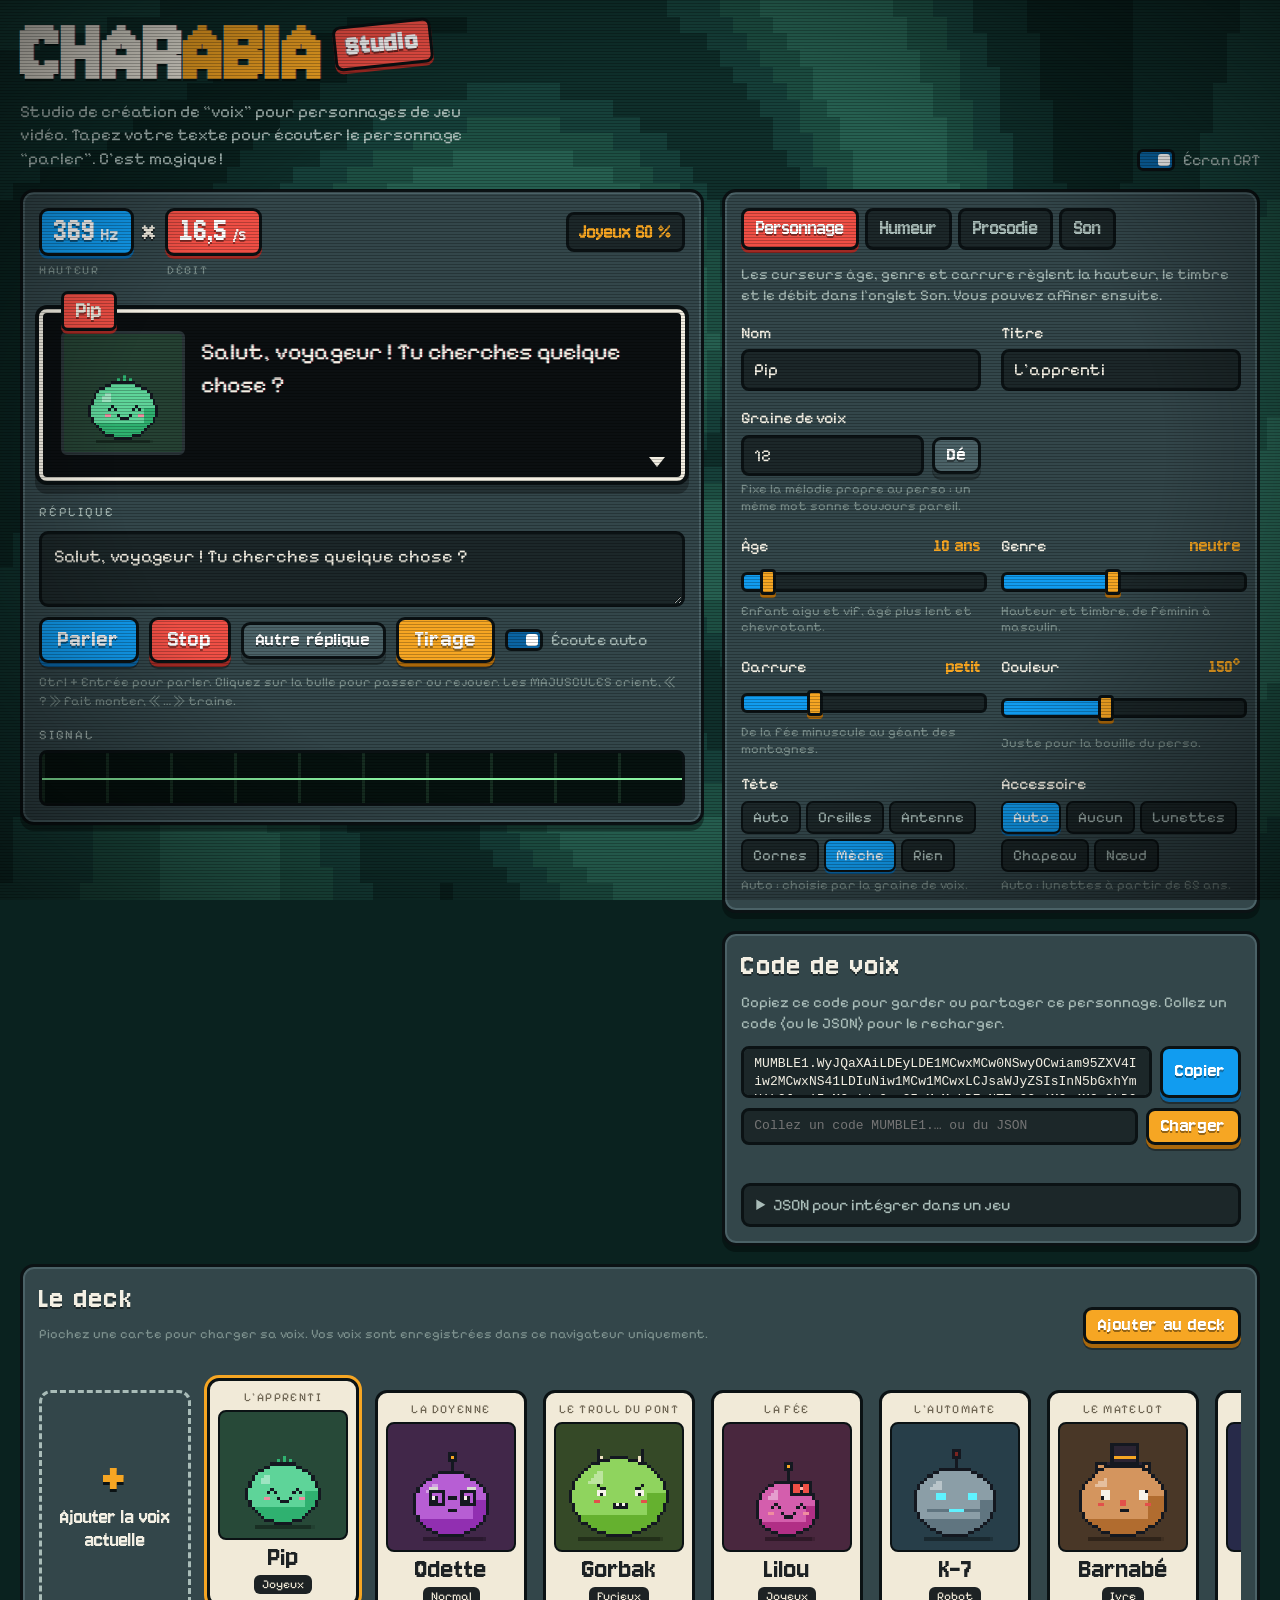
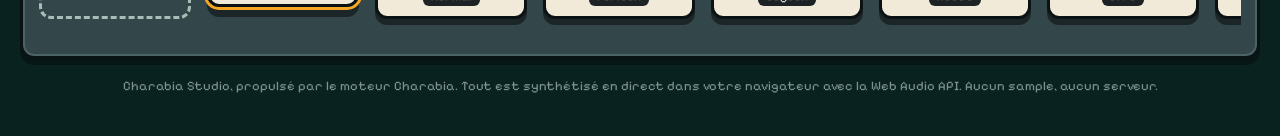
<file: index.html>
<!doctype html>
<html lang="fr">
<head>
<meta charset="utf-8">
<meta name="viewport" content="width=device-width, initial-scale=1, viewport-fit=cover">
<title>Charabia Studio</title>
<meta name="claude:viewport-fit-sides" content="cover">
<link rel="preconnect" href="https://fonts.googleapis.com">
<link rel="preconnect" href="https://fonts.gstatic.com" crossorigin>
<link rel="stylesheet" href="https://fonts.googleapis.com/css2?family=Jersey+10&family=Pixelify+Sans:wght@400;500;700&display=swap">
<link rel="stylesheet" href="css/studio.css">
</head>
<body>
<canvas id="bg" width="96" height="54" aria-hidden="true"></canvas>
<div id="crt" aria-hidden="true"></div>

<div class="wrap">
  <header>
    <div>
      <h1 class="logo" aria-label="Charabia Studio" id="logo"></h1>
      <p class="tagline">Studio de création de “voix” pour personnages de jeu vidéo. Tapez votre texte pour écouter le personnage “parler”. C'est magique !</p>
    </div>
    <div class="head-tools">
      <label class="toggle"><input type="checkbox" id="crtToggle" checked> Écran CRT</label>
    </div>
  </header>

  <div class="studio">
    <div class="col">
      <section class="panel" aria-label="Scène">
        <div class="score">
          <div class="chip blue"><b id="statHz">220</b><span>Hz</span></div>
          <span class="times">×</span>
          <div class="chip red"><b id="statRate">14</b><span>/s</span></div>
          <div class="moodpill" id="moodPill">Normal</div>
        </div>
        <div class="score-labels"><span>Hauteur</span><span>Débit</span></div>

        <div class="dialog" id="dialog" tabindex="0" role="button" aria-label="Rejouer ou passer la réplique">
          <div class="nametag" id="nametag">Pip</div>
          <div class="portrait" id="portrait"><canvas id="hero" width="40" height="40"></canvas></div>
          <div class="dtext" id="dtext" aria-live="polite"></div>
          <div class="next" id="next" hidden></div>
        </div>

        <div class="composer">
          <label class="lbl" for="line">Réplique</label>
          <textarea id="line" rows="2" maxlength="300" spellcheck="false"></textarea>
          <div class="actions">
            <button class="btn" id="play">Parler</button>
            <button class="btn red" id="stop">Stop</button>
            <button class="btn ghost sm" id="another">Autre réplique</button>
            <button class="btn gold" id="draw">Tirage</button>
            <label class="toggle"><input type="checkbox" id="autoPrev" checked> Écoute auto</label>
          </div>
          <p class="hint">Ctrl + Entrée pour parler. Cliquez sur la bulle pour passer ou rejouer. Les MAJUSCULES crient, « ? » fait monter, « … » traîne.</p>
        </div>
        <div class="scope-wrap">
          <span class="lbl">Signal</span>
          <canvas id="scope" width="200" height="28"></canvas>
        </div>
      </section>
    </div>

    <div class="col">
      <section class="panel" aria-label="Réglages">
        <div class="tabs" role="tablist" id="tabs">
          <button class="tab" role="tab" id="tab-perso" aria-controls="pane-perso" aria-selected="true">Personnage</button>
          <button class="tab" role="tab" id="tab-humeur" aria-controls="pane-humeur" aria-selected="false">Humeur</button>
          <button class="tab" role="tab" id="tab-pros" aria-controls="pane-pros" aria-selected="false">Prosodie</button>
          <button class="tab" role="tab" id="tab-son" aria-controls="pane-son" aria-selected="false">Son</button>
        </div>

        <div class="pane" role="tabpanel" id="pane-perso" aria-labelledby="tab-perso">
          <p class="pane-intro">Les curseurs âge, genre et carrure règlent la hauteur, le timbre et le débit dans l'onglet Son. Vous pouvez affiner ensuite.</p>
          <div class="ctls">
            <div class="ctl"><label for="name">Nom</label><input class="txt" id="name" maxlength="24" autocomplete="off"></div>
            <div class="ctl"><label for="role">Titre</label><input class="txt" id="role" maxlength="28" autocomplete="off" placeholder="Le vagabond, la doyenne…"></div>
            <div class="ctl"><div class="ctl-top"><label for="seed">Graine de voix</label></div>
              <div class="row"><input class="txt" id="seed" type="number" min="0" max="9999"><button class="btn ghost sm" id="reseed" aria-label="Nouvelle graine">Dé</button></div>
              <small>Fixe la mélodie propre au perso : un même mot sonne toujours pareil.</small></div>
          </div>
          <div class="ctls" id="ctl-perso"></div>
          <div class="ctls">
            <div class="ctl"><span class="lab" id="lab-head">Tête</span><div class="seg" role="group" aria-labelledby="lab-head" id="seg-head"></div><small>Auto : choisie par la graine de voix.</small></div>
            <div class="ctl"><span class="lab" id="lab-acc">Accessoire</span><div class="seg" role="group" aria-labelledby="lab-acc" id="seg-acc"></div><small>Auto : lunettes à partir de 65 ans.</small></div>
          </div>
        </div>

        <div class="pane" role="tabpanel" id="pane-humeur" aria-labelledby="tab-humeur" hidden>
          <div class="moods" id="moods"></div>
          <p class="mood-desc" id="moodDesc"></p>
          <div class="ctls" id="ctl-humeur"></div>
        </div>

        <div class="pane" role="tabpanel" id="pane-pros" aria-labelledby="tab-pros" hidden>
          <div class="ctls" id="ctl-pros"></div>
        </div>

        <div class="pane" role="tabpanel" id="pane-son" aria-labelledby="tab-son" hidden>
          <div class="ctls" id="ctl-son"></div>
        </div>
      </section>

      <section class="panel" aria-label="Code de voix">
        <h2>Code de voix</h2>
        <p class="pane-intro" style="margin-bottom:12px">Copiez ce code pour garder ou partager ce personnage. Collez un code (ou le JSON) pour le recharger.</p>
        <div class="pane" style="gap:10px">
          <div class="codebox">
            <textarea class="txt" id="codeOut" readonly aria-label="Code de la voix actuelle"></textarea>
            <button class="btn sm" id="copyCode">Copier</button>
          </div>
          <div class="codebox">
            <input class="txt" id="codeIn" placeholder="Collez un code MUMBLE1.… ou du JSON" aria-label="Code à charger" autocomplete="off">
            <button class="btn gold sm" id="loadCode">Charger</button>
          </div>
          <p class="msg" id="codeMsg" role="status"></p>
          <details>
            <summary>JSON pour intégrer dans un jeu</summary>
            <div class="json-wrap"><pre id="jsonOut"></pre></div>
            <button class="btn ghost sm" id="copyJson">Copier le JSON</button>
          </details>
        </div>
      </section>
    </div>
  </div>

  <section class="panel" aria-label="Personnages">
    <div class="deck-head">
      <div>
        <h2>Le deck</h2>
        <p class="hint">Piochez une carte pour charger sa voix. Vos voix sont enregistrées dans ce navigateur uniquement.</p>
      </div>
      <div class="deck-tools">
        <button class="btn gold sm" id="deckAdd">Ajouter au deck</button>
        <button class="btn sm" id="deckUpdate" hidden>Enregistrer les modifs</button>
        <button class="btn red sm" id="deckDelete" hidden>Supprimer</button>
      </div>
    </div>
    <p class="msg" id="deckMsg" role="status"></p>
    <div class="deck" id="deck"></div>
  </section>

  <footer>Charabia Studio, propulsé par le moteur Charabia. Tout est synthétisé en direct dans votre navigateur avec la Web Audio API. Aucun sample, aucun serveur.</footer>
</div>

<script src="src/charabia.js"></script>
<script src="src/creature.js"></script>
<script src="data/repliques.js"></script>
<script src="data/personnages.js"></script>
<script src="src/studio.js"></script>
</body>
</html>
</file>
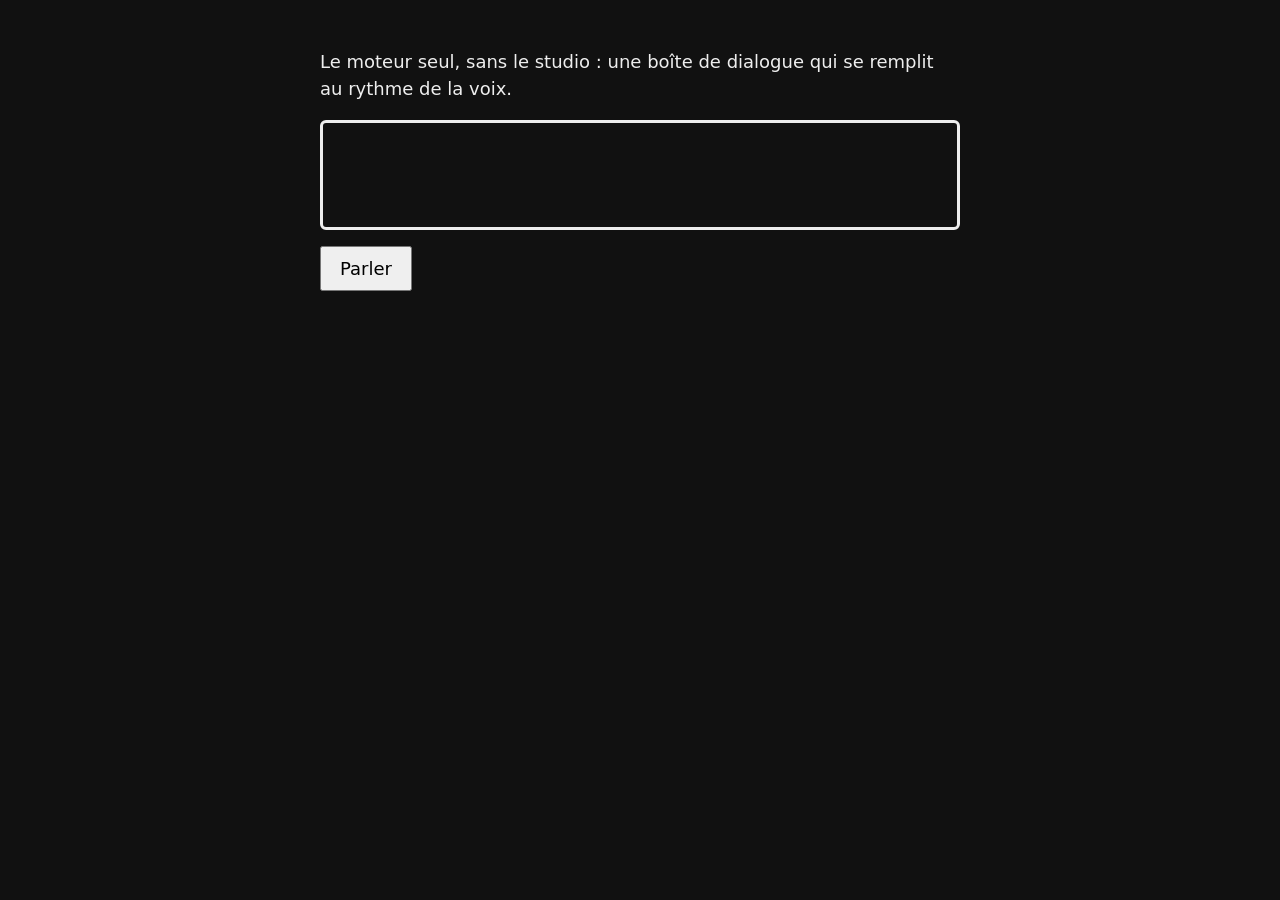
<file: examples/minimal.html>
<!doctype html>
<html lang="fr">
<head>
<meta charset="utf-8">
<meta name="viewport" content="width=device-width, initial-scale=1">
<title>Charabia : exemple minimal</title>
<style>
  body { font: 18px/1.5 system-ui, sans-serif; max-width: 40rem; margin: 3rem auto; padding: 0 1rem; background: #111; color: #eee; }
  #box { min-height: 4em; padding: 1rem; border: 3px solid #eee; border-radius: 6px; margin: 1rem 0; white-space: pre-wrap; }
  button { font: inherit; padding: .4em 1em; cursor: pointer; }
</style>
</head>
<body>
<p>Le moteur seul, sans le studio : une boîte de dialogue qui se remplit au rythme de la voix.</p>
<div id="box"></div>
<button id="talk">Parler</button>

<script src="../src/charabia.js"></script>
<script>
  // Code copié depuis le studio (carte « Bobo, le marchand »).
  const voix = Charabia.decode('MUMBLE1.WyJCb2JvIiwxNTAsNDUsMzUsNjAsNTAsIm5vcm1hbCIsNzAsMTgsMC42LDUwLDUwLDEsImxpYnJlIiwibGV0dHJlIiwiZnIiLDAsImJpcCIsMTgwLDEuMDQsOCwyMCw0NSw2LDQsMCwwLDgwXQ');
  const texte = "Bienvenue ! Tout est à moitié prix, enfin presque.";
  const box = document.getElementById('box');

  document.getElementById('talk').onclick = () => {
    const h = Charabia.speak(texte, voix);
    if (!h) return;
    const evs = h.timeline.events;
    let i = 0, shown = 0;
    (function tick () {
      const t = Charabia.now() - h.start;
      while (i < evs.length && evs[i].t <= t) { shown = Math.max(shown, evs[i].e); i++; }
      box.textContent = texte.slice(0, shown);
      if (t < h.timeline.total) requestAnimationFrame(tick); else box.textContent = texte;
    })();
  };
</script>
</body>
</html>
</file>
<file: css/studio.css>
/* Layout: table de jeu en feutre — scène (bulle + portrait) à gauche, rack de réglages à onglets à droite, deck de cartes personnages en bas */
:root{
  --felt:#1d4f43; --felt-2:#16403a; --felt-3:#0f2f2b; --felt-4:#0a221f;
  --panel:#33464a; --panel-hi:#4b6267; --well:#1c2729; --edge:#0b1214;
  --ink:#f3efe3; --muted:#a9bcb8; --dim:#7d918e;
  --blue:#119cf0; --blue-dk:#0a64a3; --red:#ef4f45; --red-dk:#a12a24;
  --gold:#f6a623; --gold-dk:#a9670b; --phos:#8af2a2; --box:#0b0f11; --paper:#f1ead8; --paper-ink:#1d2224;
  --display:'Jersey 10','Pixelify Sans',ui-monospace,monospace;
  --body:'Pixelify Sans',ui-monospace,'Courier New',monospace;
  color-scheme:dark;
}
/* Reset (le hébergeur d'artifact le fournit, GitHub Pages non) */
*,*::before,*::after{box-sizing:border-box}
html{-webkit-text-size-adjust:100%;padding-top:env(safe-area-inset-top,0px);padding-bottom:env(safe-area-inset-bottom,0px)}
body{margin:0}
img,canvas{max-width:100%}
[hidden]{display:none!important}
html{background:var(--felt-4)}
body{background:transparent}
body{color:var(--ink);font-family:var(--body);font-size:16px;line-height:1.4;
  padding-left:max(16px,env(safe-area-inset-left,0px));padding-right:max(16px,env(safe-area-inset-right,0px));padding-block:18px 40px}
#bg{position:fixed;inset:0;width:100%;height:100%;z-index:0;image-rendering:pixelated;display:block}
#crt{position:fixed;inset:0;pointer-events:none;z-index:40;display:none;
  background:repeating-linear-gradient(to bottom,rgba(0,0,0,.24) 0 1px,rgba(0,0,0,0) 1px 3px),
             radial-gradient(ellipse at center,rgba(0,0,0,0) 58%,rgba(0,0,0,.55) 100%);
  animation:flick 5s steps(1) infinite}
.crt-on #crt{display:block}
.crt-on .dtext,.crt-on .logo{text-shadow:1px 0 rgba(255,70,70,.45),-1px 0 rgba(70,200,255,.45),0 2px 0 rgba(0,0,0,.5)}
@keyframes flick{0%,100%{opacity:1}47%{opacity:.88}48%{opacity:1}83%{opacity:.94}}
.wrap{position:relative;z-index:1;max-width:1240px;margin:0 auto;display:grid;gap:18px}
button,input,textarea{font:inherit;color:inherit}
:focus-visible{outline:3px solid var(--gold);outline-offset:2px}

/* Header */
header{display:flex;flex-wrap:wrap;align-items:flex-end;justify-content:space-between;gap:12px 20px}
.logo{font-family:var(--display);font-size:clamp(48px,9vw,92px);line-height:.8;margin:0;letter-spacing:.02em;
  text-shadow:0 4px 0 var(--edge),0 7px 0 rgba(0,0,0,.35);color:var(--ink);text-wrap:balance}
.logo span{display:inline-block;animation:bob 2.6s ease-in-out infinite;animation-delay:calc(var(--i) * -.17s)}
.logo .sp{color:var(--gold)}
@keyframes bob{0%,100%{transform:translateY(0) rotate(-2deg)}50%{transform:translateY(-4px) rotate(2deg)}}
.tagline{margin:8px 0 0;color:var(--muted);font-size:17px;max-width:46ch}
.head-tools{display:flex;gap:10px;align-items:center;flex-wrap:wrap}

/* Buttons */
.btn{--c:var(--blue);--d:var(--blue-dk);font-family:var(--display);font-size:26px;line-height:1;color:#fff;background:var(--c);
  border:3px solid var(--edge);border-radius:9px;padding:6px 16px 8px;cursor:pointer;letter-spacing:.03em;
  box-shadow:0 4px 0 var(--d),0 6px 0 rgba(0,0,0,.35);text-shadow:0 2px 0 rgba(0,0,0,.4);transition:transform .06s,box-shadow .06s}
.btn:hover{filter:brightness(1.08)}
.btn:active{transform:translateY(3px);box-shadow:0 1px 0 var(--d),0 2px 0 rgba(0,0,0,.35)}
.btn.red{--c:var(--red);--d:var(--red-dk)}
.btn.gold{--c:var(--gold);--d:var(--gold-dk)}
.btn.ghost{--c:var(--panel-hi);--d:#2b3a3d}
.btn.sm{font-size:21px;padding:4px 12px 6px}
.toggle{display:inline-flex;align-items:center;gap:8px;cursor:pointer;color:var(--muted);user-select:none}
.toggle input{appearance:none;-webkit-appearance:none;width:38px;height:22px;border-radius:6px;background:var(--well);border:3px solid var(--edge);position:relative;cursor:pointer;margin:0}
.toggle input::after{content:"";position:absolute;top:2px;left:2px;width:12px;height:12px;border-radius:3px;background:var(--dim);transition:left .1s}
.toggle input:checked{background:var(--blue-dk)}
.toggle input:checked::after{left:18px;background:#fff}

/* Panels */
.panel{background:var(--panel);border:3px solid var(--edge);border-radius:14px;box-shadow:inset 0 0 0 2px var(--panel-hi),0 6px 0 rgba(0,0,0,.35);padding:16px;min-width:0}
h2{font-family:var(--display);font-size:32px;font-weight:400;line-height:1;margin:0 0 10px;letter-spacing:.04em;text-shadow:0 2px 0 rgba(0,0,0,.45)}
.studio{display:grid;grid-template-columns:minmax(0,1.12fr) minmax(0,.88fr);gap:18px;align-items:start}
@media (max-width:940px){.studio{grid-template-columns:minmax(0,1fr)}}
.col{display:grid;gap:18px;min-width:0}

/* Stage */
.score{display:flex;align-items:center;gap:8px;flex-wrap:wrap}
.chip{display:flex;align-items:baseline;gap:5px;padding:2px 12px 4px;border-radius:9px;border:3px solid var(--edge);font-family:var(--display);color:#fff;text-shadow:0 2px 0 rgba(0,0,0,.4)}
.chip b{font-weight:400;font-size:36px;line-height:1;font-variant-numeric:tabular-nums}
.chip span{font-size:20px;opacity:.9}
.chip.blue{background:var(--blue);box-shadow:0 3px 0 var(--blue-dk)}
.chip.red{background:var(--red);box-shadow:0 3px 0 var(--red-dk)}
.times{font-family:var(--display);font-size:34px;color:var(--ink);text-shadow:0 2px 0 rgba(0,0,0,.5)}
.moodpill{margin-left:auto;font-family:var(--display);font-size:22px;background:var(--well);border:3px solid var(--edge);border-radius:8px;padding:2px 10px;color:var(--gold)}
.score-labels{display:flex;gap:8px;font-size:12px;letter-spacing:.14em;color:var(--dim);text-transform:uppercase;margin-top:6px}
.score-labels span:first-child{min-width:120px}

.dialog{position:relative;display:grid;grid-template-columns:auto minmax(0,1fr);gap:16px;align-items:start;background:var(--box);
  border:4px solid var(--ink);border-radius:8px;box-shadow:0 0 0 4px var(--edge),0 9px 0 4px rgba(0,0,0,.3);
  padding:18px 18px 22px;margin-top:30px;min-height:160px;cursor:pointer}
.portrait{width:124px;height:124px;border-radius:6px;border:3px solid #2b3539;background:var(--pbg,#1f2a2c);display:grid;place-items:center;overflow:hidden}
.portrait canvas{width:100%;height:100%;image-rendering:pixelated;display:block}
.portrait.flip{animation:flip .45s steps(6)}
@keyframes flip{0%{transform:scaleX(1)}50%{transform:scaleX(0)}100%{transform:scaleX(1)}}
.nametag{position:absolute;top:-22px;left:18px;background:var(--red);font-family:var(--display);font-size:26px;line-height:1;padding:3px 12px 5px;border-radius:7px;border:3px solid var(--edge);box-shadow:0 3px 0 var(--red-dk);text-shadow:0 2px 0 rgba(0,0,0,.4);max-width:70%;overflow:hidden;text-overflow:ellipsis;white-space:nowrap}
.dtext{font-family:var(--body);font-size:23px;line-height:1.45;white-space:pre-wrap;min-width:0;overflow-wrap:anywhere;padding-top:4px}
.w{white-space:nowrap}
.ch{display:inline-block;visibility:hidden}
.ch.on{visibility:visible;animation:pop .14s steps(3)}
@keyframes pop{0%{transform:translateY(-5px) scale(1.25)}100%{transform:none}}
.fx-wave .ch.on{animation:pop .14s steps(3),wave 1.7s ease-in-out infinite;animation-delay:0s,calc(var(--i) * -.11s)}
@keyframes wave{0%,100%{transform:translateY(0) rotate(-3deg)}50%{transform:translateY(-3px) rotate(3deg)}}
.fx-bounce .ch.on{animation:pop .14s steps(3),hop 1.1s steps(2) infinite;animation-delay:0s,calc(var(--i) * -.13s)}
@keyframes hop{0%,100%{transform:translateY(0)}50%{transform:translateY(-2px)}}
.fx-shake .ch.on{animation:pop .14s steps(3),shake .18s steps(2) infinite;animation-delay:0s,calc(var(--i) * -.05s)}
@keyframes shake{0%{transform:translate(1px,-1px)}50%{transform:translate(-1px,1px)}100%{transform:translate(1px,0)}}
.fx-dim .dtext{color:#b9c4c6}
.fx-robot .dtext{color:var(--phos)}
.fx-angry .dtext{color:#ffd2c9}
.next{position:absolute;right:16px;bottom:10px;width:0;height:0;border-left:8px solid transparent;border-right:8px solid transparent;border-top:10px solid var(--ink);animation:nb .7s steps(2) infinite}
@keyframes nb{50%{transform:translateY(3px)}}

.composer{display:grid;gap:10px;margin-top:22px}
.lbl{font-size:13px;letter-spacing:.14em;text-transform:uppercase;color:var(--muted)}
textarea#line{width:100%;box-sizing:border-box;background:var(--well);border:3px solid var(--edge);border-radius:9px;padding:10px 12px;font-size:18px;line-height:1.4;resize:vertical;min-height:64px}
.actions{display:flex;flex-wrap:wrap;gap:12px 10px;align-items:center}
.hint{font-size:13px;color:var(--dim);margin:0}
.scope-wrap{margin-top:16px;display:grid;gap:6px}
#scope{width:100%;height:56px;image-rendering:pixelated;background:#06120f;border:3px solid var(--edge);border-radius:8px;display:block}

/* Rack */
.tabs{display:flex;flex-wrap:wrap;gap:6px;margin-bottom:14px}
.tab{font-family:var(--display);font-size:22px;line-height:1;padding:6px 12px 8px;border-radius:8px;border:3px solid var(--edge);background:var(--well);color:var(--muted);cursor:pointer}
.tab[aria-selected="true"]{background:var(--red);color:#fff;box-shadow:0 3px 0 var(--red-dk);text-shadow:0 2px 0 rgba(0,0,0,.4)}
.pane{display:grid;gap:16px}
.pane-intro{margin:0;color:var(--muted);font-size:15px;max-width:60ch}
.ctls{display:grid;grid-template-columns:repeat(auto-fit,minmax(210px,1fr));gap:16px 20px}
.ctl{display:grid;gap:5px;min-width:0}
.ctl-top{display:flex;justify-content:space-between;align-items:baseline;gap:8px}
.ctl label,.ctl .lab{font-size:16px;font-weight:500}
.val{font-family:var(--display);font-size:21px;color:var(--gold);font-variant-numeric:tabular-nums;white-space:nowrap}
.ctl small{color:var(--dim);font-size:13px;line-height:1.3}
input[type=range]{-webkit-appearance:none;appearance:none;width:100%;height:14px;margin:6px 0;border-radius:6px;border:3px solid var(--edge);
  background:linear-gradient(to right,var(--blue) var(--pct,50%),var(--well) var(--pct,50%));cursor:pointer;box-sizing:content-box;padding:0}
input[type=range]::-webkit-slider-thumb{-webkit-appearance:none;width:16px;height:26px;border-radius:4px;background:var(--gold);border:3px solid var(--edge);box-shadow:0 3px 0 var(--gold-dk)}
input[type=range]::-moz-range-thumb{width:12px;height:22px;border-radius:4px;background:var(--gold);border:3px solid var(--edge);box-shadow:0 3px 0 var(--gold-dk)}
input[type=range]::-moz-range-track{background:transparent}
.seg{display:flex;flex-wrap:wrap;gap:5px}
.seg button{background:var(--well);border:2px solid var(--edge);border-radius:7px;color:var(--muted);padding:4px 10px;cursor:pointer;font-size:15px}
.seg button[aria-pressed="true"]{background:var(--blue);color:#fff;box-shadow:0 2px 0 var(--blue-dk)}
.txt{background:var(--well);border:3px solid var(--edge);border-radius:8px;padding:6px 10px;font-size:17px;width:100%;box-sizing:border-box;min-width:0}
.row{display:flex;gap:8px;align-items:center}
.moods{display:grid;grid-template-columns:repeat(4,minmax(0,1fr));gap:8px}
@media (max-width:470px){.moods{grid-template-columns:repeat(3,minmax(0,1fr))}}
.mood{display:grid;justify-items:center;gap:2px;padding:6px 4px 8px;border-radius:9px;border:3px solid var(--edge);background:var(--well);cursor:pointer;color:var(--muted);font-size:15px;transition:transform .08s}
.mood canvas{width:52px;height:52px;image-rendering:pixelated}
.mood:hover{transform:translateY(-2px)}
.mood[aria-pressed="true"]{background:var(--panel-hi);color:#fff;border-color:var(--gold);box-shadow:0 3px 0 var(--gold-dk);transform:translateY(-3px)}
.mood-desc{margin:0;color:var(--ink);font-size:15px;min-height:1.4em}

/* Code */
.codebox{display:flex;gap:8px;align-items:stretch;flex-wrap:wrap}
.codebox .txt{flex:1 1 220px;font-family:ui-monospace,'Courier New',monospace;font-size:13px}
#codeOut{resize:none;height:52px;word-break:break-all}
.msg{margin:0;min-height:1.3em;font-size:14px;color:var(--phos)}
.msg.err{color:#ff9b93}
details{background:var(--well);border:3px solid var(--edge);border-radius:9px;padding:8px 12px}
summary{cursor:pointer;color:var(--muted)}
.json-wrap{overflow-x:auto;margin:8px 0}
pre{margin:0;font-size:12px;line-height:1.45;color:#cfe0dc}

/* Deck */
.deck-head{display:flex;justify-content:space-between;align-items:baseline;gap:12px;flex-wrap:wrap}
.deck{display:flex;gap:16px;overflow-x:auto;padding:22px 6px 22px;scroll-snap-type:x proximity}
.card{--rx:0deg;--ry:0deg;--ty:0px;flex:0 0 152px;scroll-snap-align:start;background:var(--paper);color:var(--paper-ink);border:3px solid var(--edge);border-radius:12px;
  padding:8px 8px 10px;cursor:pointer;display:grid;gap:4px;text-align:center;box-shadow:0 6px 0 rgba(0,0,0,.45);
  transform:perspective(600px) rotateX(var(--rx)) rotateY(var(--ry)) translateY(var(--ty));transition:transform .15s,box-shadow .15s}
.card:hover{--ty:-6px}
.card[aria-pressed="true"]{--ty:-12px;box-shadow:0 0 0 3px var(--gold),0 10px 0 rgba(0,0,0,.45)}
.card .role{font-size:12px;letter-spacing:.12em;text-transform:uppercase;color:#6b6250}
.card .art{border-radius:8px;border:2px solid var(--edge);aspect-ratio:1;max-width:100%}
.card canvas{width:100%;height:100%;image-rendering:pixelated;display:block}
.card .nm{font-family:var(--display);font-size:30px;line-height:.9}
.card .tag{justify-self:center;font-size:12px;padding:1px 8px;border-radius:6px;background:var(--paper-ink);color:var(--paper)}
footer{color:var(--dim);font-size:13px;text-align:center}

@media (max-width:560px){
  .portrait{width:84px;height:84px}
  .dtext{font-size:19px}
  .dialog{gap:12px;padding:16px 12px 22px}
  .btn{font-size:23px}
  .moodpill{margin-left:0}
}
@media (prefers-reduced-motion:reduce){
  .logo span,.ch.on,.next,#crt,.portrait.flip{animation:none!important}
  .fx-wave .ch.on,.fx-shake .ch.on,.fx-bounce .ch.on{animation:none!important}
}

/* Marque */
.studio-badge{display:inline-block;vertical-align:top;margin-left:10px;transform:rotate(-6deg) translateY(4px);font-size:.32em;line-height:1;padding:4px 10px 6px;
  background:var(--red);color:#fff;border:3px solid var(--edge);border-radius:8px;box-shadow:0 3px 0 var(--red-dk);letter-spacing:.06em}

/* Deck perso */
.deck-head{align-items:flex-end}
.deck-tools{display:flex;gap:8px;flex-wrap:wrap;align-items:center}
#deckMsg{margin-top:6px}
.card.mine{background:#f6e2b3}
.card.mine .role::before{content:"★ ";color:var(--gold-dk)}
.card.add{background:transparent;color:var(--ink);border:3px dashed var(--muted);box-shadow:none;place-content:center;justify-items:center;font-family:var(--display);font-size:22px;line-height:1.05;padding:12px}
.card.add .plus{font-size:64px;line-height:.7;color:var(--gold);text-shadow:0 3px 0 var(--edge)}
.card.add:hover{border-color:var(--gold)}
.deck-sep{flex:0 0 3px;align-self:stretch;background:var(--edge);border-radius:2px;margin:6px 4px}
</file>
